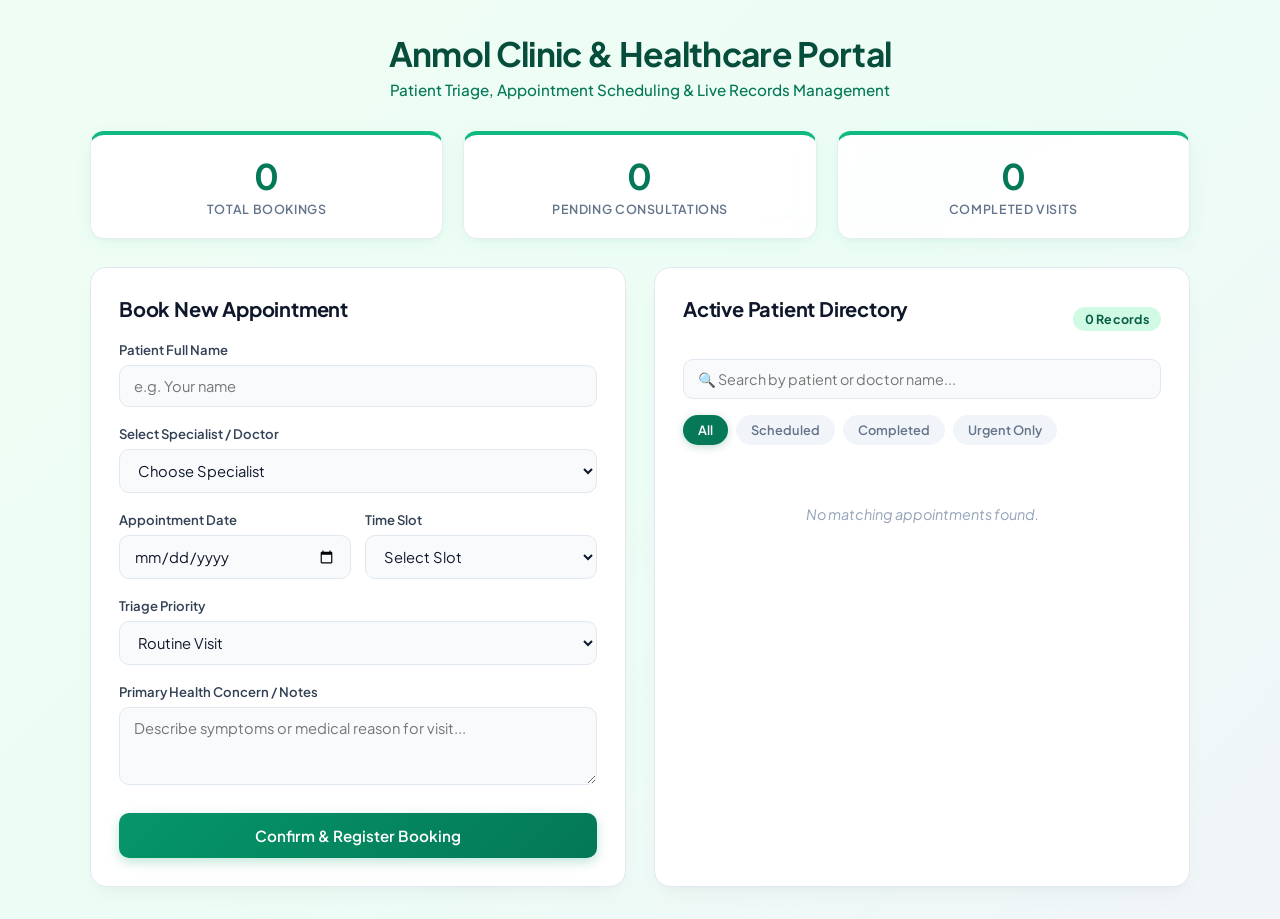
<file: index.html>
<!DOCTYPE html>
<html lang="en">
<head>
  <meta charset="UTF-8">
  <meta name="viewport" content="width=device-width, initial-scale=1.0">
  <title>Anmol Clinic - Advanced Healthcare Portal</title>
  <link rel="stylesheet" href="style.css">
</head>
<body>

  <header class="app-header">
    <h1> Anmol Clinic & Healthcare Portal</h1>
    <p>Patient Triage, Appointment Scheduling & Live Records Management</p>
  </header>

  <!-- Analytics Summary Row -->
  <section class="analytics-row">
    <div class="stat-card">
      <span class="stat-num" id="stat-total">0</span>
      <span class="stat-label">Total Bookings</span>
    </div>
    <div class="stat-card">
      <span class="stat-num" id="stat-pending">0</span>
      <span class="stat-label">Pending Consultations</span>
    </div>
    <div class="stat-card">
      <span class="stat-num" id="stat-completed">0</span>
      <span class="stat-label">Completed Visits</span>
    </div>
  </section>

  <main class="portal-container">
    
    <!-- Booking Form Card -->
    <section class="card form-section">
      <h2>Book New Appointment</h2>
      <form id="appointment-form">
        
        <div class="form-group">
          <label for="patient-name">Patient Full Name</label>
          <input type="text" id="patient-name" placeholder="e.g. Your name" required>
        </div>

        <div class="form-group">
          <label for="doctor">Select Specialist / Doctor</label>
          <select id="doctor" required>
            <option value="" disabled selected>Choose Specialist</option>
            <option value="Dr. A. Rahman (General Ayurvedic)">Dr. A. Rahman (General Ayurvedic)</option>
            <option value="Dr. S. Khan (Homeopathy)">Dr. S. Khan (Homeopathy)</option>
            <option value="Dr. M. Ali (Consultant Physician)">Dr. M. Ali (Consultant Physician)</option>
          </select>
        </div>

        <div class="form-row">
          <div class="form-group">
            <label for="app-date">Appointment Date</label>
            <input type="date" id="app-date" required>
          </div>

          <div class="form-group">
            <label for="app-time">Time Slot</label>
            <select id="app-time" required>
              <option value="" disabled selected>Select Slot</option>
              <option value="09:00 AM">09:00 AM</option>
              <option value="11:30 AM">11:30 AM</option>
              <option value="04:00 PM">04:00 PM</option>
              <option value="06:30 PM">06:30 PM</option>
            </select>
          </div>
        </div>

        <div class="form-group">
          <label for="triage-level">Triage Priority</label>
          <select id="triage-level" required>
            <option value="Routine" selected>Routine Visit</option>
            <option value="Follow-up">Follow-Up Consultation</option>
            <option value="Urgent"> Urgent Attention</option>
          </select>
        </div>

        <div class="form-group">
          <label for="symptoms">Primary Health Concern / Notes</label>
          <textarea id="symptoms" rows="3" placeholder="Describe symptoms or medical reason for visit..." required></textarea>
        </div>

        <button type="submit" class="btn-submit">Confirm & Register Booking</button>
      </form>
    </section>

    <!-- Schedule List & Controls -->
    <section class="card schedule-section">
      <div class="schedule-header">
        <h2>Active Patient Directory</h2>
        <span id="appointment-badge" class="badge">0 Records</span>
      </div>

      <!-- Live Search Box -->
      <div class="search-box">
        <input type="text" id="search-input" placeholder="🔍 Search by patient or doctor name...">
      </div>

      <!-- Filter Tabs -->
      <div class="filter-controls">
        <button class="filter-btn active" data-filter="all">All</button>
        <button class="filter-btn" data-filter="Scheduled">Scheduled</button>
        <button class="filter-btn" data-filter="Completed">Completed</button>
        <button class="filter-btn" data-filter="Urgent">Urgent Only</button>
      </div>

      <div id="appointment-list" class="appointment-list">
        <p class="empty-state">No medical appointments booked yet.</p>
      </div>
    </section>

  </main>

  <script src="app.js"></script>
</body>
</html>
</file>
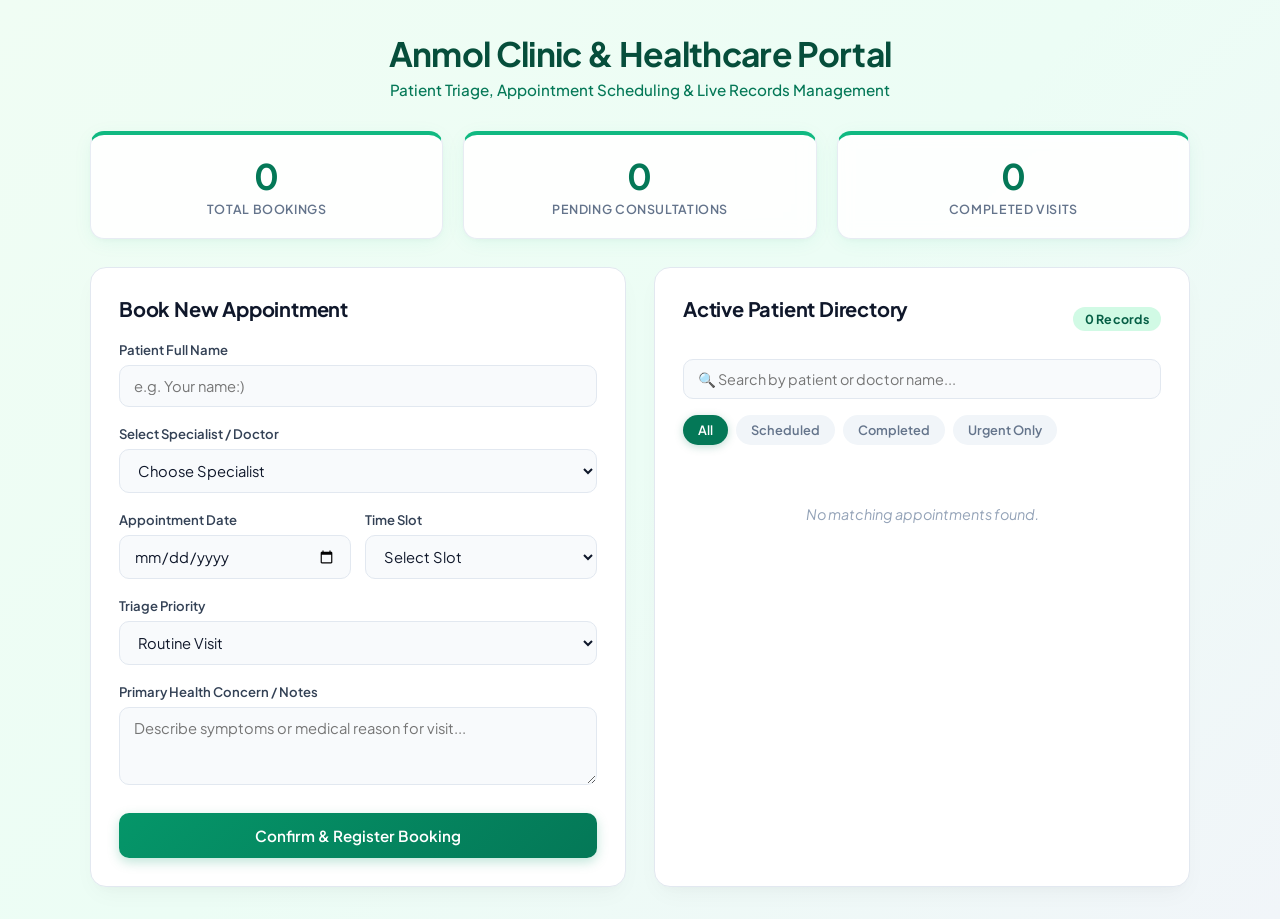
<file: Project/index.html>
<!DOCTYPE html>
<html lang="en">
<head>
  <meta charset="UTF-8">
  <meta name="viewport" content="width=device-width, initial-scale=1.0">
  <title>Anmol Clinic - Advanced Healthcare Portal</title>
  <link rel="stylesheet" href="style.css">
</head>
<body>

  <header class="app-header">
    <h1> Anmol Clinic & Healthcare Portal</h1>
    <p>Patient Triage, Appointment Scheduling & Live Records Management</p>
  </header>

  <!-- Analytics Summary Row -->
  <section class="analytics-row">
    <div class="stat-card">
      <span class="stat-num" id="stat-total">0</span>
      <span class="stat-label">Total Bookings</span>
    </div>
    <div class="stat-card">
      <span class="stat-num" id="stat-pending">0</span>
      <span class="stat-label">Pending Consultations</span>
    </div>
    <div class="stat-card">
      <span class="stat-num" id="stat-completed">0</span>
      <span class="stat-label">Completed Visits</span>
    </div>
  </section>

  <main class="portal-container">
    
    <!-- Booking Form Card -->
    <section class="card form-section">
      <h2>Book New Appointment</h2>
      <form id="appointment-form">
        
        <div class="form-group">
          <label for="patient-name">Patient Full Name</label>
          <input type="text" id="patient-name" placeholder="e.g. Your name:)" required>
        </div>

        <div class="form-group">
          <label for="doctor">Select Specialist / Doctor</label>
          <select id="doctor" required>
            <option value="" disabled selected>Choose Specialist</option>
            <option value="Dr. A. Rahman (General Ayurvedic)">Dr. A. Rahman (General Ayurvedic)</option>
            <option value="Dr. S. Khan (Homeopathy)">Dr. S. Khan (Homeopathy)</option>
            <option value="Dr. M. Ali (Consultant Physician)">Dr. M. Ali (Consultant Physician)</option>
          </select>
        </div>

        <div class="form-row">
          <div class="form-group">
            <label for="app-date">Appointment Date</label>
            <input type="date" id="app-date" required>
          </div>

          <div class="form-group">
            <label for="app-time">Time Slot</label>
            <select id="app-time" required>
              <option value="" disabled selected>Select Slot</option>
              <option value="09:00 AM">09:00 AM</option>
              <option value="11:30 AM">11:30 AM</option>
              <option value="04:00 PM">04:00 PM</option>
              <option value="06:30 PM">06:30 PM</option>
            </select>
          </div>
        </div>

        <div class="form-group">
          <label for="triage-level">Triage Priority</label>
          <select id="triage-level" required>
            <option value="Routine" selected>Routine Visit</option>
            <option value="Follow-up">Follow-Up Consultation</option>
            <option value="Urgent"> Urgent Attention</option>
          </select>
        </div>

        <div class="form-group">
          <label for="symptoms">Primary Health Concern / Notes</label>
          <textarea id="symptoms" rows="3" placeholder="Describe symptoms or medical reason for visit..." required></textarea>
        </div>

        <button type="submit" class="btn-submit">Confirm & Register Booking</button>
      </form>
    </section>

    <!-- Schedule List & Controls -->
    <section class="card schedule-section">
      <div class="schedule-header">
        <h2>Active Patient Directory</h2>
        <span id="appointment-badge" class="badge">0 Records</span>
      </div>

      <!-- Live Search Box -->
      <div class="search-box">
        <input type="text" id="search-input" placeholder="🔍 Search by patient or doctor name...">
      </div>

      <!-- Filter Tabs -->
      <div class="filter-controls">
        <button class="filter-btn active" data-filter="all">All</button>
        <button class="filter-btn" data-filter="Scheduled">Scheduled</button>
        <button class="filter-btn" data-filter="Completed">Completed</button>
        <button class="filter-btn" data-filter="Urgent">Urgent Only</button>
      </div>

      <div id="appointment-list" class="appointment-list">
        <p class="empty-state">No medical appointments booked yet.</p>
      </div>
    </section>

  </main>

  <script src="app.js"></script>
</body>
</html>
</file>
<file: style.css>
/* Google Font Import */
@import url('https://fonts.googleapis.com/css2?family=Plus+Jakarta+Sans:wght@400;500;600;700&display=swap');

/* Global Resets & Typography */
* {
  box-sizing: border-box;
  margin: 0;
  padding: 0;
  font-family: 'Plus Jakarta Sans', -apple-system, BlinkMacSystemFont, 'Segoe UI', Roboto, sans-serif;
}

body {
  background: linear-gradient(135deg, #f0fdf4 0%, #ecfdf5 50%, #f1f5f9 100%);
  color: #0f172a;
  min-height: 100vh;
  padding: 32px 20px;
}

/* Header Section */
.app-header {
  text-align: center;
  margin-bottom: 32px;
}

.app-header h1 {
  color: #064e3b;
  font-size: 2.1rem;
  font-weight: 700;
  letter-spacing: -0.02em;
  margin-bottom: 6px;
}

.app-header p {
  color: #047857;
  font-size: 0.95rem;
  font-weight: 500;
}

/* Analytics Stats Bar */
.analytics-row {
  display: grid;
  grid-template-columns: repeat(3, 1fr);
  gap: 20px;
  max-width: 1100px;
  margin: 0 auto 28px auto;
}

.stat-card {
  background: rgba(255, 255, 255, 0.9);
  backdrop-filter: blur(8px);
  padding: 20px;
  border-radius: 14px;
  text-align: center;
  box-shadow: 0 4px 20px -2px rgba(16, 185, 129, 0.08), 0 2px 6px -1px rgba(0, 0, 0, 0.04);
  border: 1px solid rgba(226, 232, 240, 0.8);
  border-top: 4px solid #10b981;
  transition: transform 0.2s ease, box-shadow 0.2s ease;
}

.stat-card:hover {
  transform: translateY(-2px);
  box-shadow: 0 8px 24px -4px rgba(16, 185, 129, 0.12);
}

.stat-num {
  display: block;
  font-size: 2.2rem;
  font-weight: 700;
  color: #047857;
  line-height: 1.2;
}

.stat-label {
  font-size: 0.78rem;
  color: #64748b;
  font-weight: 600;
  text-transform: uppercase;
  letter-spacing: 0.05em;
  margin-top: 4px;
}

/* Main Dashboard Grid */
.portal-container {
  display: grid;
  grid-template-columns: 1fr 1fr;
  gap: 28px;
  max-width: 1100px;
  margin: 0 auto;
}

@media (max-width: 820px) {
  .analytics-row,
  .portal-container {
    grid-template-columns: 1fr;
  }
}

/* Card Styling */
.card {
  background: #ffffff;
  padding: 28px;
  border-radius: 16px;
  box-shadow: 0 10px 25px -5px rgba(0, 0, 0, 0.04), 0 8px 10px -6px rgba(0, 0, 0, 0.02);
  border: 1px solid #e2e8f0;
}

.card h2 {
  font-size: 1.25rem;
  font-weight: 700;
  color: #0f172a;
  margin-bottom: 20px;
  letter-spacing: -0.01em;
}

/* Form Controls */
.form-group {
  margin-bottom: 18px;
}

.form-row {
  display: grid;
  grid-template-columns: 1fr 1fr;
  gap: 14px;
}

.form-group label {
  display: block;
  font-size: 0.82rem;
  font-weight: 600;
  color: #334155;
  margin-bottom: 7px;
}

.form-group input,
.form-group select,
.form-group textarea {
  width: 100%;
  padding: 11px 14px;
  background-color: #f8fafc;
  border: 1.5px solid #e2e8f0;
  border-radius: 10px;
  font-size: 0.92rem;
  color: #0f172a;
  outline: none;
  transition: all 0.2s ease;
}

.form-group input:focus,
.form-group select:focus,
.form-group textarea:focus {
  background-color: #ffffff;
  border-color: #10b981;
  box-shadow: 0 0 0 4px rgba(16, 185, 129, 0.12);
}

.btn-submit {
  width: 100%;
  padding: 13px;
  background: linear-gradient(135deg, #059669 0%, #047857 100%);
  color: #ffffff;
  border: none;
  border-radius: 10px;
  font-size: 0.95rem;
  font-weight: 600;
  cursor: pointer;
  box-shadow: 0 4px 12px rgba(5, 150, 105, 0.25);
  transition: all 0.2s ease;
  margin-top: 6px;
}

.btn-submit:hover {
  transform: translateY(-1px);
  box-shadow: 0 6px 16px rgba(5, 150, 105, 0.35);
}

.btn-submit:active {
  transform: translateY(0);
}

/* Search Box */
.search-box {
  margin-bottom: 16px;
}

.search-box input {
  width: 100%;
  padding: 10px 14px;
  background-color: #f8fafc;
  border: 1.5px solid #e2e8f0;
  border-radius: 10px;
  font-size: 0.9rem;
  outline: none;
  transition: all 0.2s ease;
}

.search-box input:focus {
  background-color: #ffffff;
  border-color: #10b981;
  box-shadow: 0 0 0 4px rgba(16, 185, 129, 0.12);
}

/* Directory Header & Filter Controls */
.schedule-header {
  display: flex;
  justify-content: space-between;
  align-items: center;
  margin-bottom: 18px;
}

.badge {
  background-color: #d1fae5;
  color: #065f46;
  padding: 4px 12px;
  border-radius: 20px;
  font-size: 0.78rem;
  font-weight: 700;
  letter-spacing: 0.02em;
}

.filter-controls {
  display: flex;
  gap: 8px;
  margin-bottom: 20px;
  flex-wrap: wrap;
}

.filter-btn {
  background-color: #f1f5f9;
  border: 1px solid transparent;
  color: #64748b;
  padding: 6px 14px;
  border-radius: 20px;
  font-size: 0.8rem;
  font-weight: 600;
  cursor: pointer;
  transition: all 0.2s ease;
}

.filter-btn:hover {
  background-color: #e2e8f0;
  color: #0f172a;
}

.filter-btn.active {
  background-color: #047857;
  color: #ffffff;
  box-shadow: 0 2px 8px rgba(4, 120, 87, 0.25);
}

.empty-state {
  text-align: center;
  color: #94a3b8;
  padding: 40px 0;
  font-size: 0.9rem;
  font-style: italic;
}

/* Appointment Cards */
.appointment-card {
  background-color: #ffffff;
  border: 1px solid #e2e8f0;
  border-left: 5px solid #10b981;
  padding: 16px 18px;
  border-radius: 12px;
  margin-bottom: 14px;
  box-shadow: 0 2px 6px rgba(0, 0, 0, 0.02);
  transition: all 0.2s ease;
}

.appointment-card:hover {
  transform: translateY(-2px);
  box-shadow: 0 6px 16px rgba(0, 0, 0, 0.05);
}

.appointment-card.triage-urgent {
  border-left-color: #ef4444;
  background-color: #fff5f5;
}

.appointment-card.triage-follow-up {
  border-left-color: #f59e0b;
}

.appointment-card.completed {
  border-left-color: #94a3b8;
  background-color: #f8fafc;
  opacity: 0.8;
}

.card-top {
  display: flex;
  justify-content: space-between;
  align-items: center;
  margin-bottom: 8px;
}

.patient-name {
  font-weight: 700;
  font-size: 0.98rem;
  color: #0f172a;
}

.triage-tag {
  font-size: 0.72rem;
  font-weight: 700;
  padding: 3px 10px;
  border-radius: 12px;
  text-transform: uppercase;
  letter-spacing: 0.03em;
}

.triage-tag.urgent {
  background-color: #fee2e2;
  color: #991b1b;
}

.triage-tag.follow-up {
  background-color: #fef3c7;
  color: #92400e;
}

.triage-tag.routine {
  background-color: #e0e7ff;
  color: #3730a3;
}

.doctor-info {
  font-size: 0.86rem;
  color: #047857;
  font-weight: 600;
  margin-bottom: 4px;
}

.datetime-info {
  font-size: 0.8rem;
  color: #64748b;
  margin-bottom: 10px;
}

.symptoms-text {
  font-size: 0.88rem;
  color: #334155;
  background-color: #f8fafc;
  padding: 10px 12px;
  border-radius: 8px;
  border: 1px solid #edf2f7;
  margin-bottom: 12px;
  line-height: 1.4;
}

.action-row {
  display: flex;
  gap: 8px;
  justify-content: flex-end;
}

.btn-status {
  background-color: #2563eb;
  color: #ffffff;
  border: none;
  padding: 6px 14px;
  border-radius: 8px;
  font-size: 0.78rem;
  font-weight: 600;
  cursor: pointer;
  transition: background-color 0.2s ease;
}

.btn-status:hover {
  background-color: #1d4ed8;
}

.btn-cancel {
  background-color: #ef4444;
  color: #ffffff;
  border: none;
  padding: 6px 14px;
  border-radius: 8px;
  font-size: 0.78rem;
  font-weight: 600;
  cursor: pointer;
  transition: background-color 0.2s ease;
}

.btn-cancel:hover {
  background-color: #dc2626;
}
</file>
<file: Project/style.css>
/* Google Font Import */
@import url('https://fonts.googleapis.com/css2?family=Plus+Jakarta+Sans:wght@400;500;600;700&display=swap');

/* Global Resets & Typography */
* {
  box-sizing: border-box;
  margin: 0;
  padding: 0;
  font-family: 'Plus Jakarta Sans', -apple-system, BlinkMacSystemFont, 'Segoe UI', Roboto, sans-serif;
}

body {
  background: linear-gradient(135deg, #f0fdf4 0%, #ecfdf5 50%, #f1f5f9 100%);
  color: #0f172a;
  min-height: 100vh;
  padding: 32px 20px;
}

/* Header Section */
.app-header {
  text-align: center;
  margin-bottom: 32px;
}

.app-header h1 {
  color: #064e3b;
  font-size: 2.1rem;
  font-weight: 700;
  letter-spacing: -0.02em;
  margin-bottom: 6px;
}

.app-header p {
  color: #047857;
  font-size: 0.95rem;
  font-weight: 500;
}

/* Analytics Stats Bar */
.analytics-row {
  display: grid;
  grid-template-columns: repeat(3, 1fr);
  gap: 20px;
  max-width: 1100px;
  margin: 0 auto 28px auto;
}

.stat-card {
  background: rgba(255, 255, 255, 0.9);
  backdrop-filter: blur(8px);
  padding: 20px;
  border-radius: 14px;
  text-align: center;
  box-shadow: 0 4px 20px -2px rgba(16, 185, 129, 0.08), 0 2px 6px -1px rgba(0, 0, 0, 0.04);
  border: 1px solid rgba(226, 232, 240, 0.8);
  border-top: 4px solid #10b981;
  transition: transform 0.2s ease, box-shadow 0.2s ease;
}

.stat-card:hover {
  transform: translateY(-2px);
  box-shadow: 0 8px 24px -4px rgba(16, 185, 129, 0.12);
}

.stat-num {
  display: block;
  font-size: 2.2rem;
  font-weight: 700;
  color: #047857;
  line-height: 1.2;
}

.stat-label {
  font-size: 0.78rem;
  color: #64748b;
  font-weight: 600;
  text-transform: uppercase;
  letter-spacing: 0.05em;
  margin-top: 4px;
}

/* Main Dashboard Grid */
.portal-container {
  display: grid;
  grid-template-columns: 1fr 1fr;
  gap: 28px;
  max-width: 1100px;
  margin: 0 auto;
}

@media (max-width: 820px) {
  .analytics-row,
  .portal-container {
    grid-template-columns: 1fr;
  }
}

/* Card Styling */
.card {
  background: #ffffff;
  padding: 28px;
  border-radius: 16px;
  box-shadow: 0 10px 25px -5px rgba(0, 0, 0, 0.04), 0 8px 10px -6px rgba(0, 0, 0, 0.02);
  border: 1px solid #e2e8f0;
}

.card h2 {
  font-size: 1.25rem;
  font-weight: 700;
  color: #0f172a;
  margin-bottom: 20px;
  letter-spacing: -0.01em;
}

/* Form Controls */
.form-group {
  margin-bottom: 18px;
}

.form-row {
  display: grid;
  grid-template-columns: 1fr 1fr;
  gap: 14px;
}

.form-group label {
  display: block;
  font-size: 0.82rem;
  font-weight: 600;
  color: #334155;
  margin-bottom: 7px;
}

.form-group input,
.form-group select,
.form-group textarea {
  width: 100%;
  padding: 11px 14px;
  background-color: #f8fafc;
  border: 1.5px solid #e2e8f0;
  border-radius: 10px;
  font-size: 0.92rem;
  color: #0f172a;
  outline: none;
  transition: all 0.2s ease;
}

.form-group input:focus,
.form-group select:focus,
.form-group textarea:focus {
  background-color: #ffffff;
  border-color: #10b981;
  box-shadow: 0 0 0 4px rgba(16, 185, 129, 0.12);
}

.btn-submit {
  width: 100%;
  padding: 13px;
  background: linear-gradient(135deg, #059669 0%, #047857 100%);
  color: #ffffff;
  border: none;
  border-radius: 10px;
  font-size: 0.95rem;
  font-weight: 600;
  cursor: pointer;
  box-shadow: 0 4px 12px rgba(5, 150, 105, 0.25);
  transition: all 0.2s ease;
  margin-top: 6px;
}

.btn-submit:hover {
  transform: translateY(-1px);
  box-shadow: 0 6px 16px rgba(5, 150, 105, 0.35);
}

.btn-submit:active {
  transform: translateY(0);
}

/* Search Box */
.search-box {
  margin-bottom: 16px;
}

.search-box input {
  width: 100%;
  padding: 10px 14px;
  background-color: #f8fafc;
  border: 1.5px solid #e2e8f0;
  border-radius: 10px;
  font-size: 0.9rem;
  outline: none;
  transition: all 0.2s ease;
}

.search-box input:focus {
  background-color: #ffffff;
  border-color: #10b981;
  box-shadow: 0 0 0 4px rgba(16, 185, 129, 0.12);
}

/* Directory Header & Filter Controls */
.schedule-header {
  display: flex;
  justify-content: space-between;
  align-items: center;
  margin-bottom: 18px;
}

.badge {
  background-color: #d1fae5;
  color: #065f46;
  padding: 4px 12px;
  border-radius: 20px;
  font-size: 0.78rem;
  font-weight: 700;
  letter-spacing: 0.02em;
}

.filter-controls {
  display: flex;
  gap: 8px;
  margin-bottom: 20px;
  flex-wrap: wrap;
}

.filter-btn {
  background-color: #f1f5f9;
  border: 1px solid transparent;
  color: #64748b;
  padding: 6px 14px;
  border-radius: 20px;
  font-size: 0.8rem;
  font-weight: 600;
  cursor: pointer;
  transition: all 0.2s ease;
}

.filter-btn:hover {
  background-color: #e2e8f0;
  color: #0f172a;
}

.filter-btn.active {
  background-color: #047857;
  color: #ffffff;
  box-shadow: 0 2px 8px rgba(4, 120, 87, 0.25);
}

.empty-state {
  text-align: center;
  color: #94a3b8;
  padding: 40px 0;
  font-size: 0.9rem;
  font-style: italic;
}

/* Appointment Cards */
.appointment-card {
  background-color: #ffffff;
  border: 1px solid #e2e8f0;
  border-left: 5px solid #10b981;
  padding: 16px 18px;
  border-radius: 12px;
  margin-bottom: 14px;
  box-shadow: 0 2px 6px rgba(0, 0, 0, 0.02);
  transition: all 0.2s ease;
}

.appointment-card:hover {
  transform: translateY(-2px);
  box-shadow: 0 6px 16px rgba(0, 0, 0, 0.05);
}

.appointment-card.triage-urgent {
  border-left-color: #ef4444;
  background-color: #fff5f5;
}

.appointment-card.triage-follow-up {
  border-left-color: #f59e0b;
}

.appointment-card.completed {
  border-left-color: #94a3b8;
  background-color: #f8fafc;
  opacity: 0.8;
}

.card-top {
  display: flex;
  justify-content: space-between;
  align-items: center;
  margin-bottom: 8px;
}

.patient-name {
  font-weight: 700;
  font-size: 0.98rem;
  color: #0f172a;
}

.triage-tag {
  font-size: 0.72rem;
  font-weight: 700;
  padding: 3px 10px;
  border-radius: 12px;
  text-transform: uppercase;
  letter-spacing: 0.03em;
}

.triage-tag.urgent {
  background-color: #fee2e2;
  color: #991b1b;
}

.triage-tag.follow-up {
  background-color: #fef3c7;
  color: #92400e;
}

.triage-tag.routine {
  background-color: #e0e7ff;
  color: #3730a3;
}

.doctor-info {
  font-size: 0.86rem;
  color: #047857;
  font-weight: 600;
  margin-bottom: 4px;
}

.datetime-info {
  font-size: 0.8rem;
  color: #64748b;
  margin-bottom: 10px;
}

.symptoms-text {
  font-size: 0.88rem;
  color: #334155;
  background-color: #f8fafc;
  padding: 10px 12px;
  border-radius: 8px;
  border: 1px solid #edf2f7;
  margin-bottom: 12px;
  line-height: 1.4;
}

.action-row {
  display: flex;
  gap: 8px;
  justify-content: flex-end;
}

.btn-status {
  background-color: #2563eb;
  color: #ffffff;
  border: none;
  padding: 6px 14px;
  border-radius: 8px;
  font-size: 0.78rem;
  font-weight: 600;
  cursor: pointer;
  transition: background-color 0.2s ease;
}

.btn-status:hover {
  background-color: #1d4ed8;
}

.btn-cancel {
  background-color: #ef4444;
  color: #ffffff;
  border: none;
  padding: 6px 14px;
  border-radius: 8px;
  font-size: 0.78rem;
  font-weight: 600;
  cursor: pointer;
  transition: background-color 0.2s ease;
}

.btn-cancel:hover {
  background-color: #dc2626;
}
</file>
